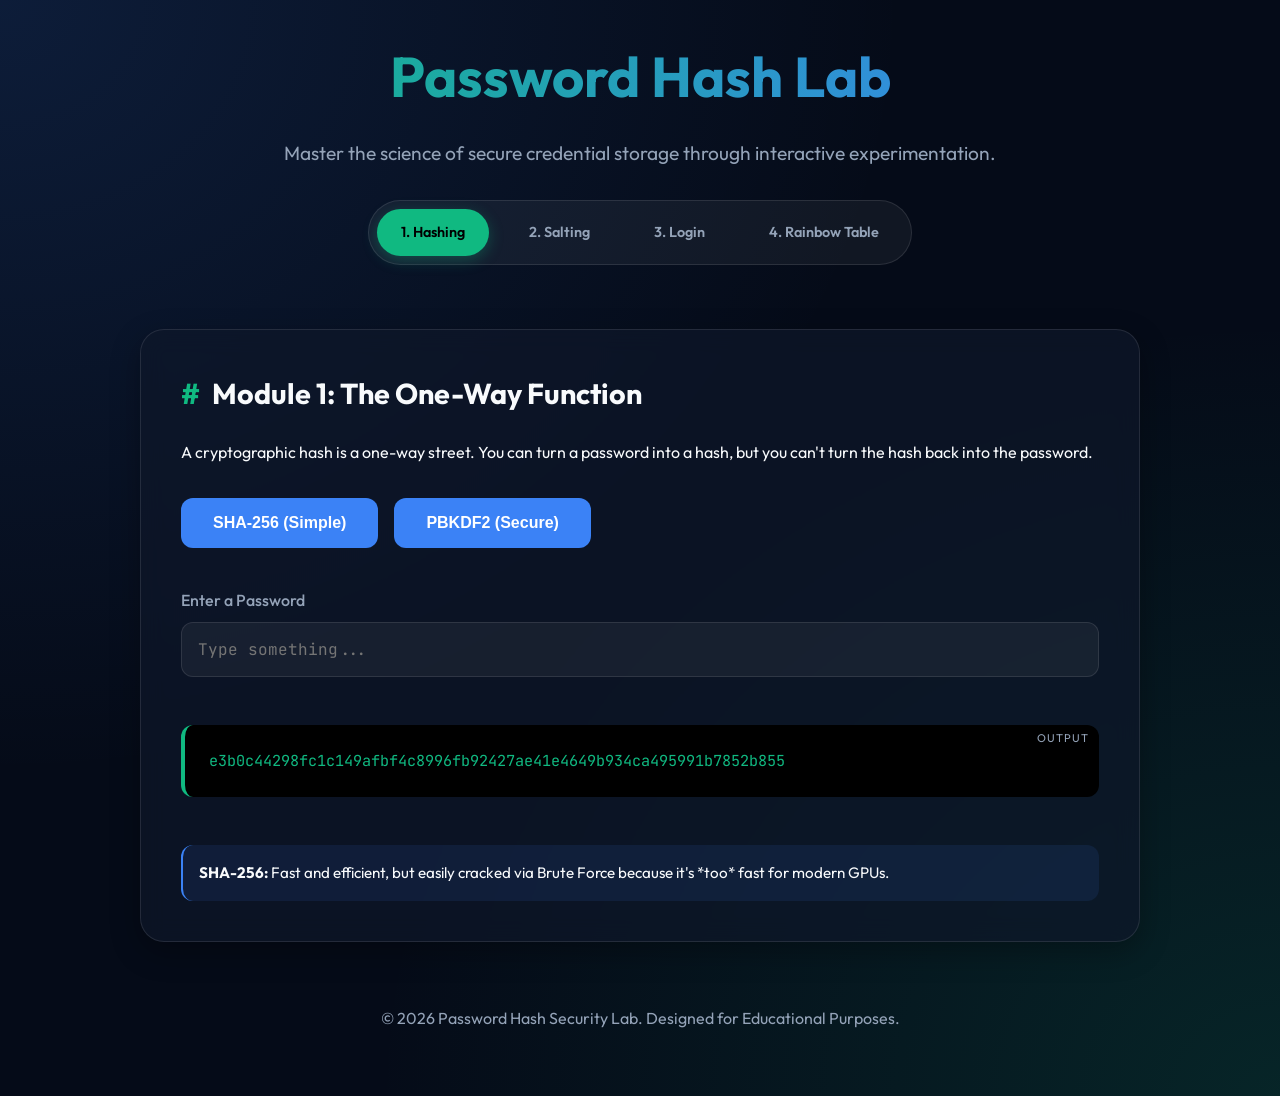
<file: index.html>
<!DOCTYPE html>
<html lang="en">

<head>
    <meta charset="UTF-8">
    <meta name="viewport" content="width=device-width, initial-scale=1.0">
    <title>Password Hash Laboratory | Explore Secure Storage</title>
    <meta name="description"
        content="An interactive lab to understand password hashing, salting, and secure authentication.">
    <link rel="stylesheet" href="style.css">
</head>

<body>
    <div class="container">
        <header>
            <h1>Password Hash Lab</h1>
            <p>Master the science of secure credential storage through interactive experimentation.</p>

            <nav class="lab-nav">
                <a href="#module-hashing" class="nav-link active" data-target="module-hashing">1. Hashing</a>
                <a href="#module-salting" class="nav-link" data-target="module-salting">2. Salting</a>
                <a href="#module-login" class="nav-link" data-target="module-login">3. Login</a>
                <a href="#module-rainbow" class="nav-link" data-target="module-rainbow">4. Rainbow Table</a>
            </nav>
        </header>

        <main id="lab-content">
            <!-- Module 1: The One-Way Function -->
            <section class="lab-section active" id="module-hashing">
                <h2><span class="icon">#</span> Module 1: The One-Way Function</h2>
                <p>A cryptographic hash is a one-way street. You can turn a password into a hash, but you can't turn the
                    hash back into the password.</p>

                <div class="controls">
                    <div style="display: flex; gap: 1rem; margin-bottom: 1rem;">
                        <button class="btn btn-secondary algo-tab active" data-algo="sha256">SHA-256 (Simple)</button>
                        <button class="btn btn-secondary algo-tab" data-algo="pbkdf2">PBKDF2 (Secure)</button>
                    </div>

                    <div class="input-group">
                        <label for="plain-input">Enter a Password</label>
                        <input type="text" id="plain-input" placeholder="Type something..." autocomplete="off">
                    </div>

                    <div class="output-box">
                        <div id="hash-output" class="hash-display">
                            e3b0c44298fc1c149afbf4c8996fb92427ae41e4649b934ca495991b7852b855</div>
                    </div>

                    <div class="explanation" id="algo-explanation">
                        <strong>SHA-256:</strong> Fast and efficient, but easily cracked via Brute Force because it's
                        *too* fast for modern GPUs.
                    </div>
                </div>
            </section>

            <!-- Module 2: The Salt & Pepper -->
            <section class="lab-section" id="module-salting">
                <h2><span class="icon">🧂</span> Module 2: Why We Need Salt</h2>
                <p>If two users have the same password, they have the same hash. A "Salt" is random data added before
                    hashing to ensure unique results.</p>

                <div class="controls">
                    <div class="input-group">
                        <label for="salt-input-pass">Common Password</label>
                        <input type="text" id="salt-input-pass" value="password123" readonly>
                    </div>

                    <div style="display: grid; grid-template-columns: 1fr 1fr; gap: 1rem;">
                        <div class="input-group">
                            <label>User A (Random Salt)</label>
                            <input type="text" id="salt-a" value="8f2k-L9s2" readonly>
                            <div class="hash-display" id="hash-a" style="font-size: 0.7rem; margin-top: 5px;">...</div>
                        </div>
                        <div class="input-group">
                            <label>User B (Random Salt)</label>
                            <input type="text" id="salt-b" value="3m1x-P0v4" readonly>
                            <div class="hash-display" id="hash-b" style="font-size: 0.7rem; margin-top: 5px;">...</div>
                        </div>
                    </div>

                    <button class="btn btn-secondary" id="regen-salts">Regenerate Salts</button>

                    <div class="explanation">
                        <strong>The Defense:</strong> With salts, even if 1,000 users use the same password, their
                        stored hashes will all be different. This stops <strong>Rainbow Table</strong> attacks.
                    </div>
                </div>
            </section>

            <!-- Module 3: Authentication Simulator -->
            <section class="lab-section" id="module-login">
                <h2><span class="icon">🔐</span> Module 3: Login Verification</h2>
                <p>How does a server verify your password if it doesn't store the password? It compares hashes.</p>

                <div class="login-demo">
                    <div class="controls">
                        <h3>Simulated Database</h3>
                        <div class="db-simulation" id="db-view">
                            <!-- Populated by JS -->
                        </div>
                    </div>

                    <div class="controls">
                        <h3>Test Login</h3>
                        <div class="input-group">
                            <label>Username</label>
                            <input type="text" id="login-user" value="admin" readonly style="opacity: 0.7;">
                        </div>
                        <div class="input-group">
                            <label>Try Password</label>
                            <input type="password" id="login-pass" placeholder="Try 'password123'">
                        </div>
                        <button class="btn" id="btn-login">Attempt Login</button>
                        <div id="login-status" style="text-align: center; margin-top: 10px;"></div>
                    </div>
                </div>
            </section>

            <!-- Module 4: Rainbow Tables Visualization -->
            <section class="lab-section" id="module-rainbow">
                <h2><span class="icon">🌈</span> Module 4: Rainbow Table Attack</h2>
                <p>Attackers use massive pre-computed tables of hashes to "look up" common passwords instantly. Salts
                    make these tables useless.</p>

                <div class="controls">
                    <div id="rainbow-table-viz">
                        <!-- Scrolling hashes simulation -->
                        [SYSTEM] Loading Rainbow Table (Common Passwords)...
                    </div>
                    <div class="explanation"
                        style="background: rgba(245, 158, 11, 0.1); border-left-color: var(--accent);">
                        <strong>How it works:</strong> If you don't use a salt, an attacker doesn't need to "crack" your
                        password—they just look up your hash in a list like the one above.
                    </div>
                </div>
            </section>

        </main>

        <footer style="text-align: center; color: var(--text-muted); margin-top: 4rem; padding-bottom: 2rem;">
            <p>&copy; 2026 Password Hash Security Lab. Designed for Educational Purposes.</p>
        </footer>
    </div>

    <script src="main.js"></script>
</body>

</html>
</file>
<file: style.css>
/* Premium Design System for Password Hash Lab */
@import url('https://fonts.googleapis.com/css2?family=Outfit:wght@300;400;600;700&family=JetBrains+Mono:wght@400;500&display=swap');

:root {
    --bg-color: #050b18;
    --card-bg: rgba(15, 23, 42, 0.7);
    --primary: #10b981;
    --primary-glow: rgba(16, 185, 129, 0.3);
    --secondary: #3b82f6;
    --accent: #f59e0b;
    --text-main: #f8fafc;
    --text-muted: #94a3b8;
    --border: rgba(255, 255, 255, 0.1);
    --success: #22c55e;
    --error: #ef4444;
    --font-sans: 'Outfit', sans-serif;
    --font-mono: 'JetBrains Mono', monospace;
}

* {
    margin: 0;
    padding: 0;
    box-sizing: border-box;
}

body {
    background-color: var(--bg-color);
    background-image: 
        radial-gradient(at 0% 0%, rgba(59, 130, 246, 0.15) 0px, transparent 50%),
        radial-gradient(at 100% 100%, rgba(16, 185, 129, 0.15) 0px, transparent 50%);
    color: var(--text-main);
    font-family: var(--font-sans);
    line-height: 1.6;
    min-height: 100vh;
    padding: 2rem;
}

.container {
    max-width: 1000px;
    margin: 0 auto;
}

header {
    text-align: center;
    margin-bottom: 4rem;
}

header h1 {
    font-size: 3.5rem;
    font-weight: 700;
    background: linear-gradient(to right, var(--primary), var(--secondary));
    -webkit-background-clip: text;
    -webkit-text-fill-color: transparent;
    margin-bottom: 1rem;
}

header p {
    color: var(--text-muted);
    font-size: 1.2rem;
    margin-bottom: 2rem;
}

.lab-nav {
    display: flex;
    justify-content: center;
    gap: 1rem;
    background: rgba(255, 255, 255, 0.05);
    padding: 0.5rem;
    border-radius: 50px;
    width: fit-content;
    margin: 0 auto;
    border: 1px solid var(--border);
}

.nav-link {
    padding: 0.75rem 1.5rem;
    border-radius: 50px;
    color: var(--text-muted);
    text-decoration: none;
    font-weight: 600;
    font-size: 0.9rem;
    transition: all 0.3s ease;
}

.nav-link:hover {
    color: var(--text-main);
    background: rgba(255, 255, 255, 0.05);
}

.nav-link.active {
    background: var(--primary);
    color: #000;
    box-shadow: 0 4px 15px var(--primary-glow);
}

.lab-section {
    display: none;
    background: var(--card-bg);
    backdrop-filter: blur(12px);
    border: 1px solid var(--border);
    border-radius: 24px;
    padding: 2.5rem;
    margin-bottom: 3rem;
    box-shadow: 0 10px 30px rgba(0, 0, 0, 0.3);
    transition: transform 0.3s ease, box-shadow 0.3s ease;
}

.lab-section.active {
    display: block;
    animation: fadeIn 0.8s ease forwards;
}

.lab-section:hover {
    transform: translateY(-5px);
    box-shadow: 0 15px 40px rgba(0, 0, 0, 0.4);
}

h2 {
    font-size: 1.8rem;
    margin-bottom: 1.5rem;
    display: flex;
    align-items: center;
    gap: 0.75rem;
}

h2 .icon {
    color: var(--primary);
}

.controls {
    display: flex;
    flex-direction: column;
    gap: 1.5rem;
    margin-top: 2rem;
}

.input-group {
    display: flex;
    flex-direction: column;
    gap: 0.5rem;
}

label {
    font-weight: 500;
    color: var(--text-muted);
}

input {
    background: rgba(255, 255, 255, 0.05);
    border: 1px solid var(--border);
    border-radius: 12px;
    padding: 1rem;
    color: var(--text-main);
    font-family: var(--font-mono);
    font-size: 1rem;
    outline: none;
    transition: border-color 0.3s ease, box-shadow 0.3s ease;
}

input:focus {
    border-color: var(--primary);
    box-shadow: 0 0 0 4px var(--primary-glow);
}

.output-box {
    background: #000;
    border-radius: 12px;
    padding: 1.5rem;
    margin-top: 1.5rem;
    border-left: 4px solid var(--primary);
    position: relative;
    overflow: hidden;
}

.output-box::before {
    content: "OUTPUT";
    position: absolute;
    top: 5px;
    right: 10px;
    font-size: 0.7rem;
    color: var(--text-muted);
    letter-spacing: 1px;
}

.hash-display {
    font-family: var(--font-mono);
    word-break: break-all;
    color: var(--primary);
    font-size: 0.95rem;
    min-height: 1.2rem;
}

.explanation {
    margin-top: 1.5rem;
    padding: 1rem;
    background: rgba(59, 130, 246, 0.1);
    border-radius: 12px;
    border-left: 2px solid var(--secondary);
    font-size: 0.95rem;
}

.btn {
    background: var(--primary);
    color: #000;
    border: none;
    border-radius: 12px;
    padding: 1rem 2rem;
    font-weight: 600;
    cursor: pointer;
    transition: all 0.3s ease;
    text-align: center;
    font-size: 1rem;
}

.btn:hover {
    filter: brightness(1.1);
    transform: scale(1.02);
}

.btn-secondary {
    background: var(--secondary);
    color: #fff;
}

.login-demo {
    display: grid;
    grid-template-columns: 1fr 1fr;
    gap: 2rem;
}

@media (max-width: 768px) {
    .login-demo {
        grid-template-columns: 1fr;
    }
}

.db-simulation {
    border: 1px dashed var(--border);
    border-radius: 12px;
    padding: 1rem;
    background: rgba(0, 0, 0, 0.2);
}

.db-row {
    display: flex;
    justify-content: space-between;
    padding: 0.5rem 0;
    border-bottom: 1px solid var(--border);
    font-size: 0.85rem;
}

.db-row:last-child {
    border-bottom: none;
}

.status-badge {
    padding: 0.25rem 0.75rem;
    border-radius: 20px;
    font-size: 0.75rem;
    font-weight: 600;
}

.status-valid { background: var(--success); color: #000; }
.status-invalid { background: var(--error); color: #fff; }

#rainbow-table-viz {
    height: 150px;
    background: #000;
    border-radius: 12px;
    overflow-y: auto;
    font-family: var(--font-mono);
    font-size: 0.8rem;
    padding: 1rem;
    color: #0f0;
}

/* Animations */
@keyframes fadeIn {
    from { opacity: 0; transform: translateY(20px); }
    to { opacity: 1; transform: translateY(0); }
}

.lab-section {
    animation: fadeIn 0.8s ease forwards;
}
</file>
